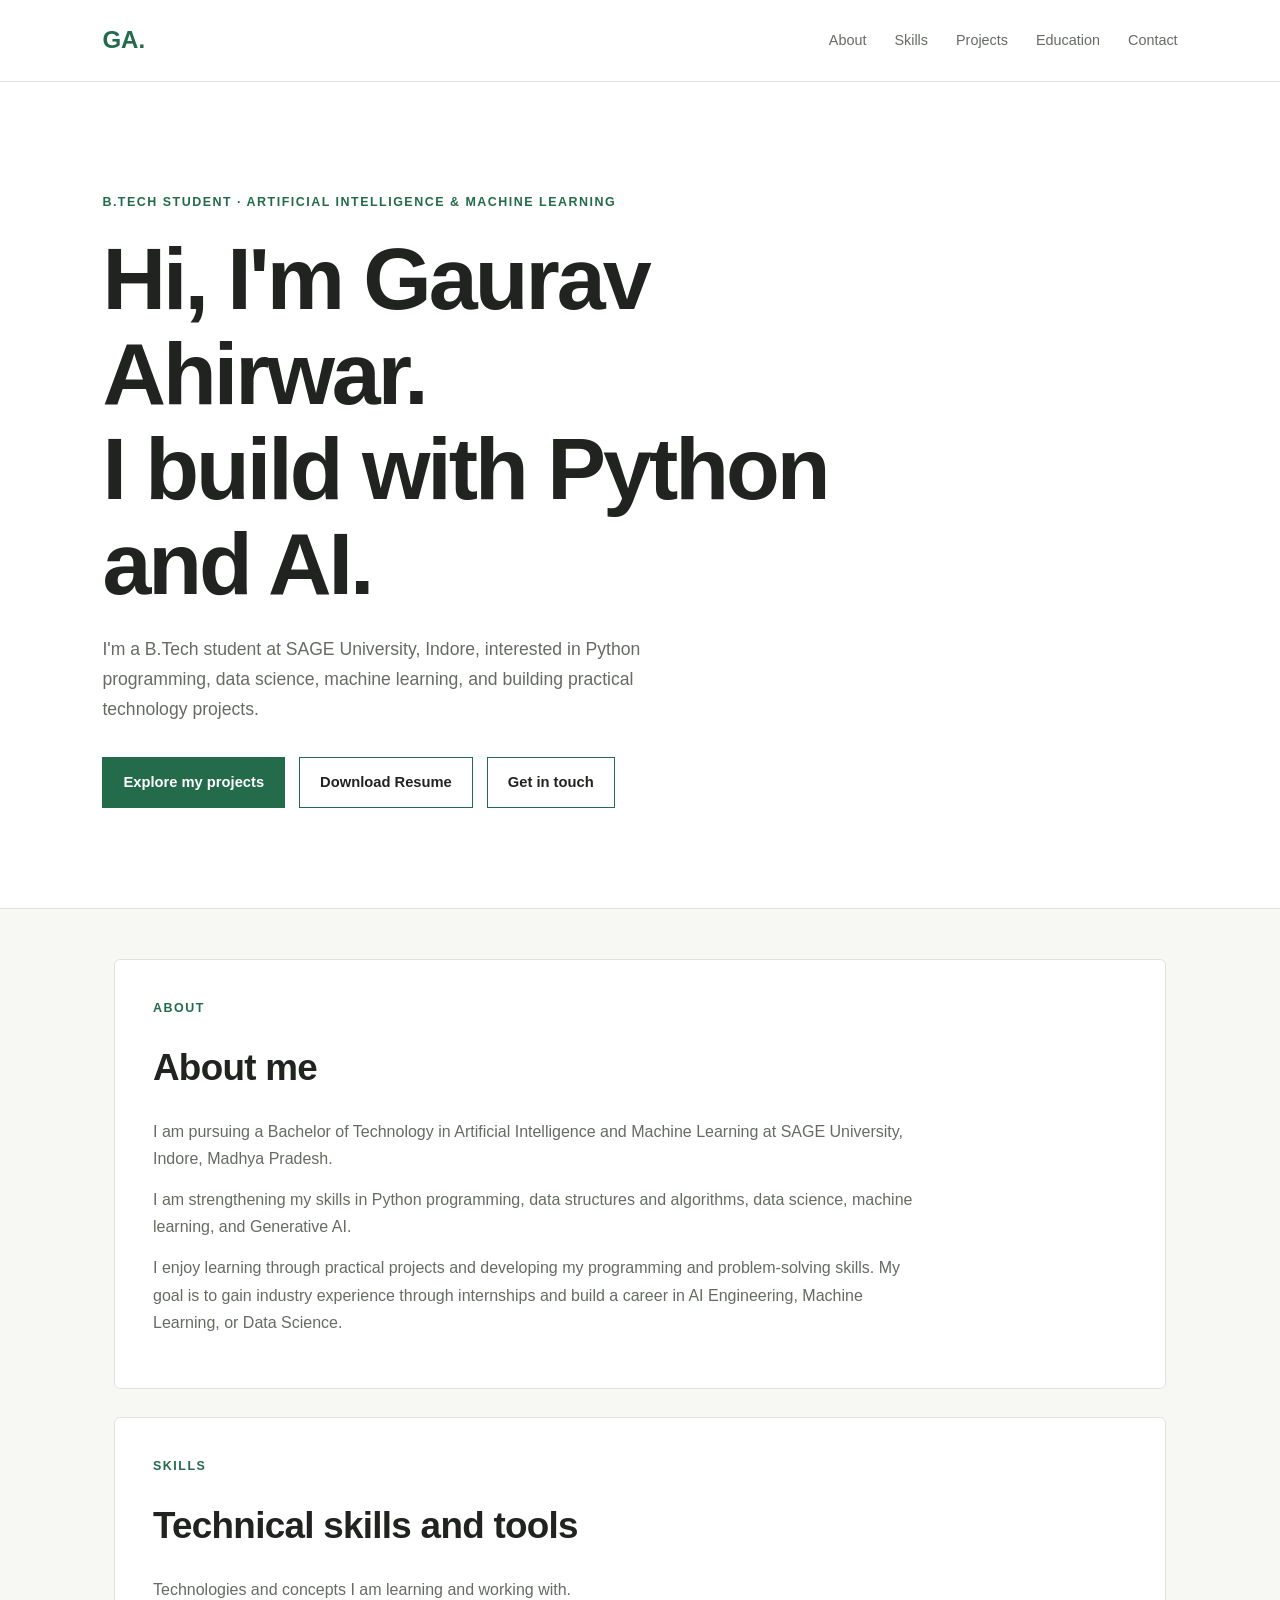
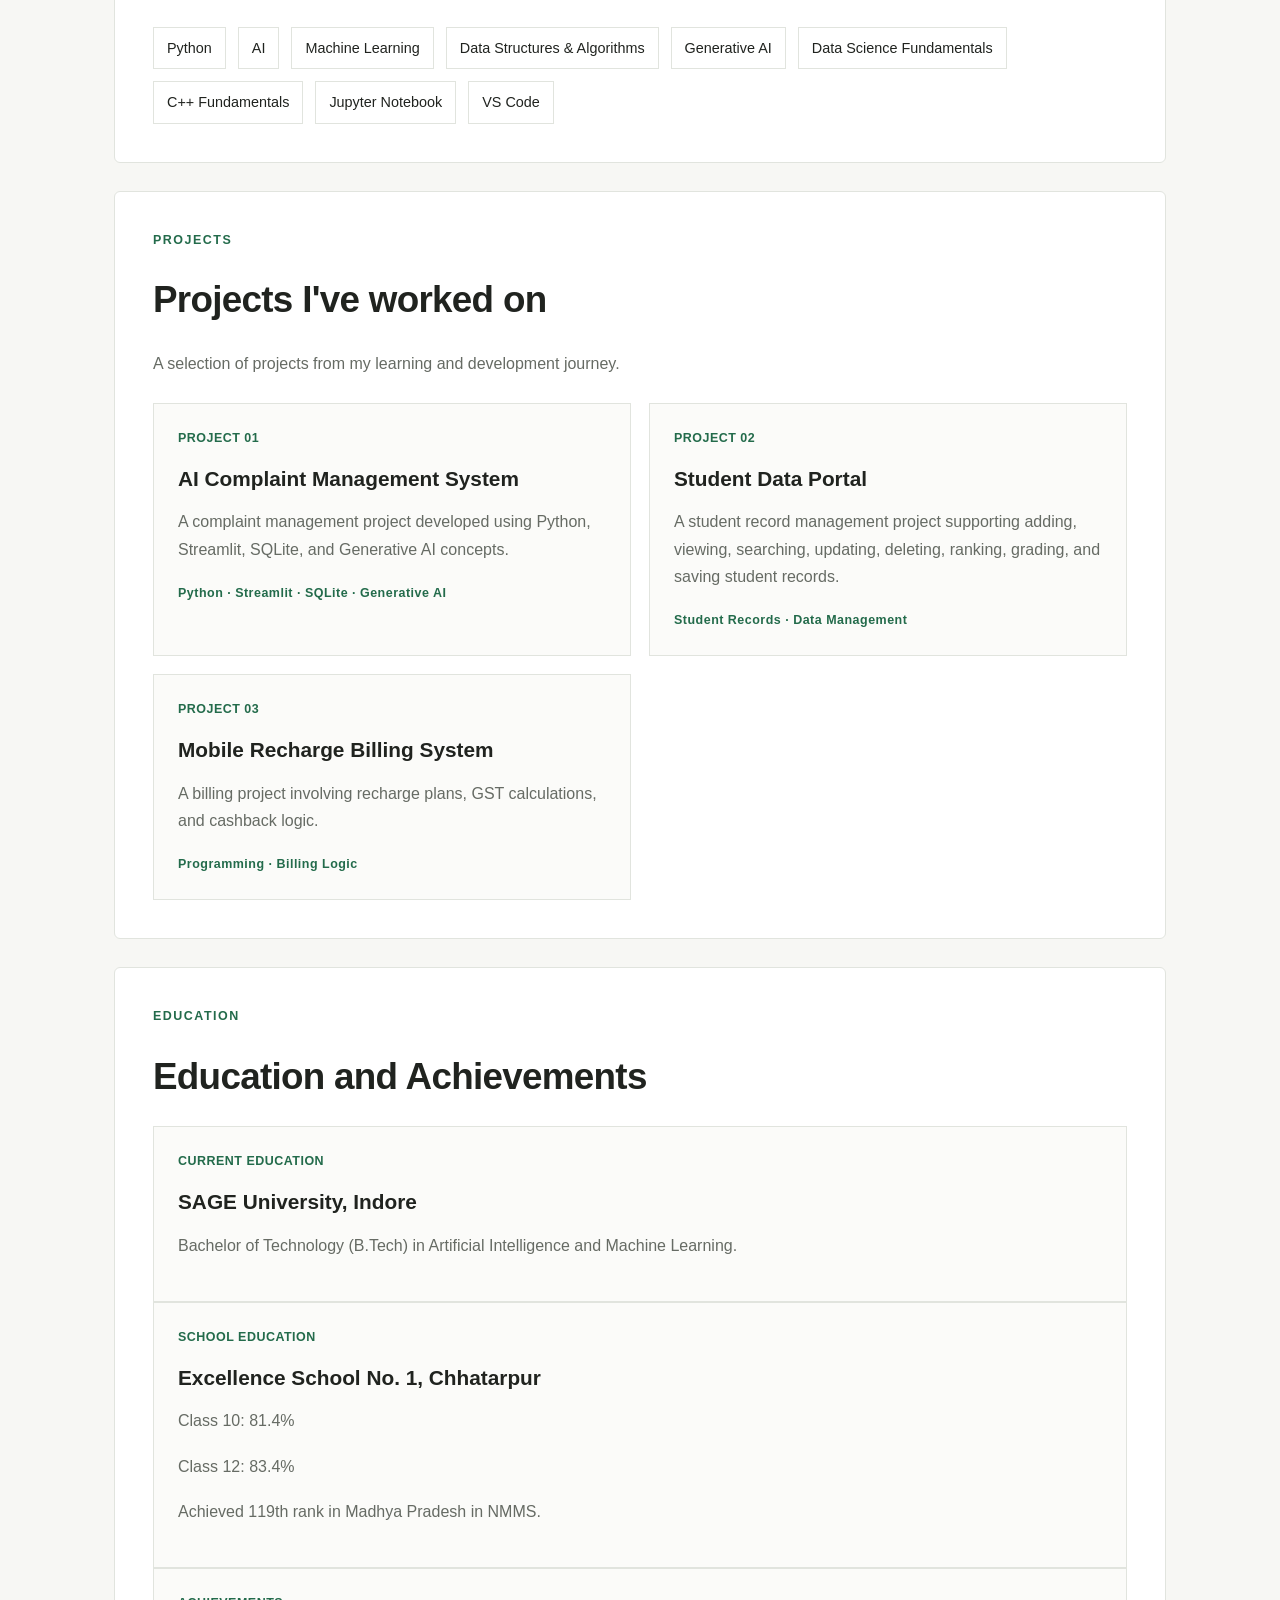
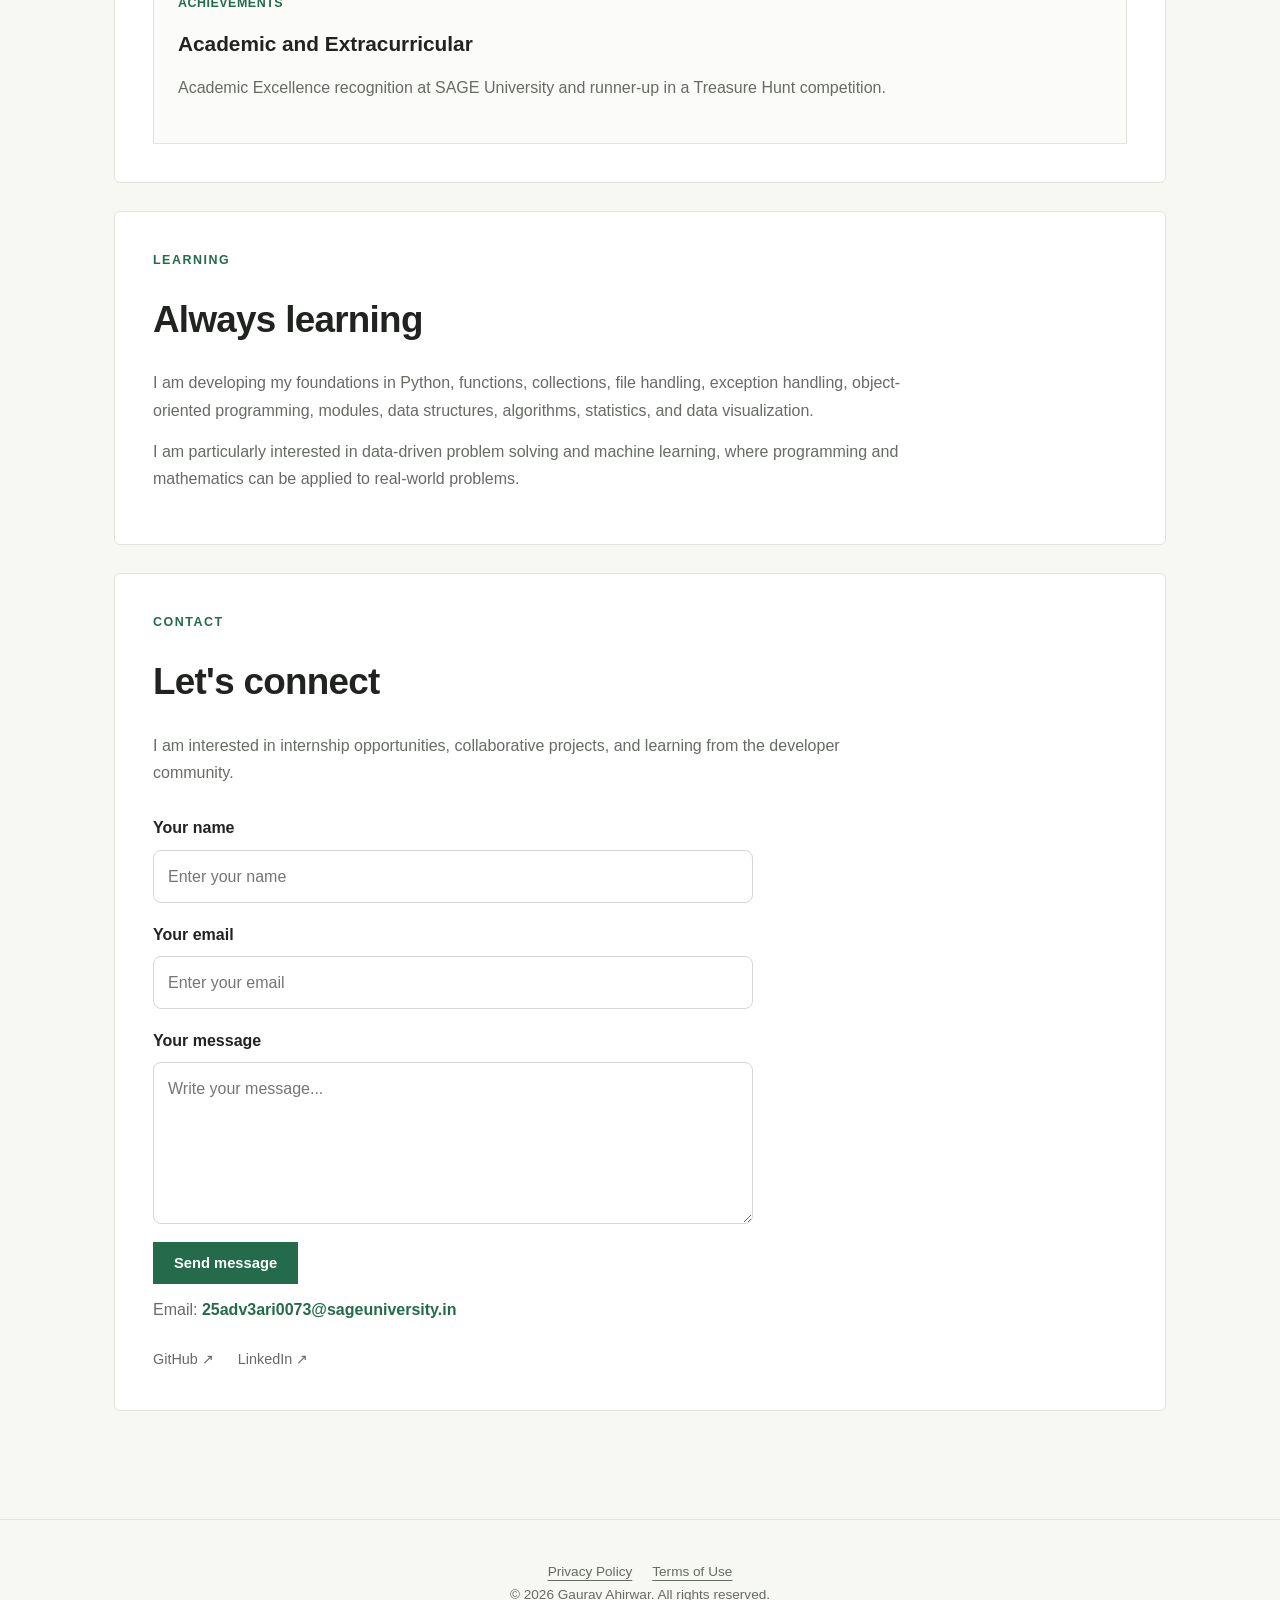
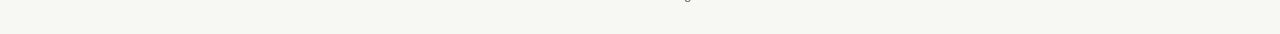
<file: index.html>
<!DOCTYPE html>
<html lang="en">
<head>
  <meta charset="UTF-8">
  <meta name="viewport" content="width=device-width, initial-scale=1.0">

  <meta name="description" content="Gaurav Ahirwar, B.Tech Artificial Intelligence and Machine Learning student at SAGE University, Indore. Explore his projects, technical skills, and professional profile.">

  <meta name="theme-color" content="#f7f7f4">

  <title>Gaurav Ahirwar | AI & ML Portfolio</title>

  <link rel="stylesheet" href="style.css">
  <link rel="icon" type="image/svg+xml" href="favicon.svg">

</head>

<body>

  <!-- Navigation -->
  <nav class="navbar">
    <a href="#home" class="logo">GA.</a>

    <div class="nav-links">
      <a href="#about">About</a>
      <a href="#skills">Skills</a>
      <a href="#projects">Projects</a>
      <a href="#education">Education</a>
      <a href="#contact">Contact</a>
    </div>
  </nav>

  <!-- Hero Section -->
  <header id="home" class="hero">

    <p class="eyebrow">
      B.TECH STUDENT · ARTIFICIAL INTELLIGENCE & MACHINE LEARNING
    </p>

    <h1>
      Hi, I'm Gaurav Ahirwar.<br>
      I build with Python and AI.
    </h1>

    <p class="hero-description">
      I'm a B.Tech student at SAGE University, Indore,
      interested in Python programming, data science,
      machine learning, and building practical technology projects.
    </p>

    <div class="hero-actions">
      <a href="#projects" class="button button-primary">
        Explore my projects
      </a>
      <a href="Gaurav-Ahirwar-resume.pdf" class="button button-secondary" download>
        Download Resume
      </a>

      <a href="#contact" class="button button-secondary">
        Get in touch
      </a>
    </div>

  </header>

  <main>

    <!-- About Section -->
    <section id="about">

      <p class="eyebrow">ABOUT</p>

      <h2>About me</h2>

      <p>
        I am pursuing a Bachelor of Technology in Artificial
        Intelligence and Machine Learning at SAGE University,
        Indore, Madhya Pradesh.
      </p>

      <p>
        I am strengthening my skills in Python programming,
        data structures and algorithms, data science,
        machine learning, and Generative AI.
      </p>

      <p>
        I enjoy learning through practical projects and
        developing my programming and problem-solving skills.
        My goal is to gain industry experience through internships
        and build a career in AI Engineering, Machine Learning,
        or Data Science.
      </p>

    </section>

    <!-- Skills Section -->
    <section id="skills">

      <p class="eyebrow">SKILLS</p>

      <h2>Technical skills and tools</h2>

      <p>
        Technologies and concepts I am learning and working with.
      </p>

      <div class="skills-list">
        <span>Python</span>
        <span>AI</span>
        <span>Machine Learning</span>
        <span>Data Structures & Algorithms</span>
        <span>Generative AI</span>
        <span>Data Science Fundamentals</span>
        <span>C++ Fundamentals</span>
        <span>Jupyter Notebook</span>
        <span>VS Code</span>
      </div>

    </section>

    <!-- Projects Section -->
    <section id="projects">

      <p class="eyebrow">PROJECTS</p>

      <h2>Projects I've worked on</h2>

      <p>
        A selection of projects from my learning and development journey.
      </p>

      <div class="project-grid">

        <!-- Project 1 -->
        <article class="project-card">

          <p class="project-number">PROJECT 01</p>

          <h3>AI Complaint Management System</h3>

          <p>
            A complaint management project developed using Python,
            Streamlit, SQLite, and Generative AI concepts.
          </p>

          <p class="project-tech">
            Python · Streamlit · SQLite · Generative AI
          </p>

        </article>

        <!-- Project 2 -->
        <article class="project-card">

          <p class="project-number">PROJECT 02</p>

          <h3>Student Data Portal</h3>

          <p>
            A student record management project supporting
            adding, viewing, searching, updating, deleting,
            ranking, grading, and saving student records.
          </p>

          <p class="project-tech">
            Student Records · Data Management
          </p>

        </article>

        <!-- Project 3 -->
        <article class="project-card">

          <p class="project-number">PROJECT 03</p>

          <h3>Mobile Recharge Billing System</h3>

          <p>
            A billing project involving recharge plans,
            GST calculations, and cashback logic.
          </p>

          <p class="project-tech">
            Programming · Billing Logic
          </p>

        </article>

      </div>

    </section>

    <!-- Education Section -->
    <section id="education">

      <p class="eyebrow">EDUCATION</p>

      <h2>Education and Achievements</h2>

      <article class="project-card">

        <p class="project-number">CURRENT EDUCATION</p>

        <h3>SAGE University, Indore</h3>

        <p>
          Bachelor of Technology (B.Tech) in Artificial Intelligence
          and Machine Learning.
        </p>

      </article>

      <article class="project-card">

        <p class="project-number">SCHOOL EDUCATION</p>

        <h3>Excellence School No. 1, Chhatarpur</h3>

        <p>
          Class 10: 81.4%
        </p>

        <p>
          Class 12: 83.4%
        </p>

        <p>
          Achieved 119th rank in Madhya Pradesh in NMMS.
        </p>

      </article>

      <article class="project-card">

        <p class="project-number">ACHIEVEMENTS</p>

        <h3>Academic and Extracurricular</h3>

        <p>
          Academic Excellence recognition at SAGE University
          and runner-up in a Treasure Hunt competition.
        </p>

      </article>

    </section>

    <!-- Learning Section -->
    <section id="learning">

      <p class="eyebrow">LEARNING</p>

      <h2>Always learning</h2>

      <p>
        I am developing my foundations in Python, functions,
        collections, file handling, exception handling,
        object-oriented programming, modules, data structures,
        algorithms, statistics, and data visualization.
      </p>

      <p>
        I am particularly interested in data-driven problem solving
        and machine learning, where programming and mathematics
        can be applied to real-world problems.
      </p>

    </section>

    <!-- Contact Section -->
    <section id="contact">

      <p class="eyebrow">CONTACT</p>

      <h2>Let's connect</h2>

      <p>
        I am interested in internship opportunities,
        collaborative projects, and learning from the developer
        community.
      </p>
      
      <form
        class="contact-form"
        action="https://formsubmit.co/25adv3ari0073@sageuniversity.in"
        method="POST"
       >
      <div>
          <label for="name">Your name</label>
          <input
          type="text"
          id="name"
          name="name"
          placeholder="Enter your name"
          autocomplete="name"
          required
          >
      </div>

      <div>
          <label for="email">Your email</label>
          <input
          type="email"
          id="email"
          name="email"
          placeholder="Enter your email"
          autocomplete="email"
          required
          >
      </div>

      <div>
          <label for="message">Your message</label>
          <textarea
          id="message"
          name="message"
          rows="5"
          placeholder="Write your message..."
          required
          ></textarea>
    </div>

    <button class="button button-primary" type="submit">
        Send message
    </button>

    </form>


      <p>
        Email:
        <a class="text-link"
           href="mailto:25adv3ari0073@sageuniversity.in">
          25adv3ari0073@sageuniversity.in
        </a>
      </p>

      <div class="social-links">

        <a href="https://github.com/gaurav-ahirwar2007"
           target="_blank"
           rel="noopener noreferrer">
          GitHub ↗
        </a>

        <a href="https://www.linkedin.com/in/gaurav1806/"
           target="_blank"
           rel="noopener noreferrer">
          LinkedIn ↗
        </a>

      </div>

    </section>

  </main>

  <!-- Footer -->
  <footer>
    
   <div class="footer-links">
   <a href="privacy.html">Privacy Policy</a>
   <a href="terms.html">Terms of Use</a>
   </div>

    <p>
      © 2026 Gaurav Ahirwar. All rights reserved.
    </p>
  </footer>

  <script src="script.js"></script>

</body>
</html>
</file>
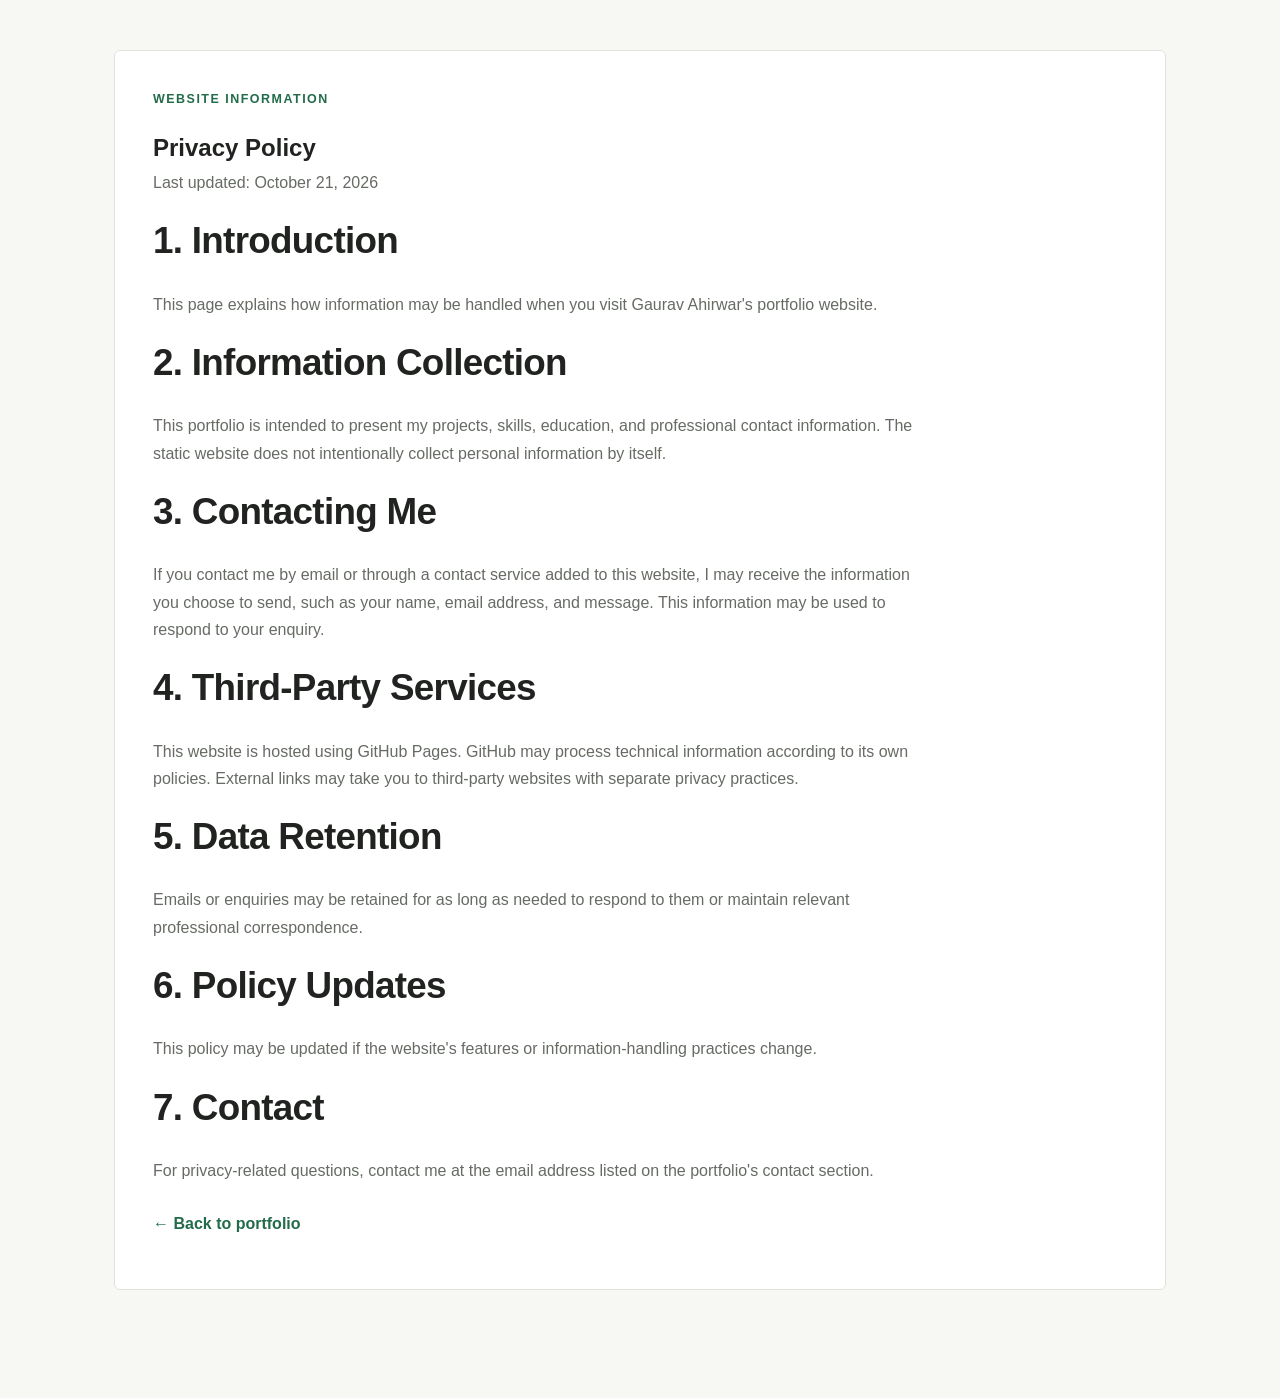
<file: privacy.html>
<!DOCTYPE html>
<html lang="en">
<head>
  <meta charset="UTF-8">
  <meta name="viewport" content="width=device-width, initial-scale=1.0">
  <meta name="description" content="Privacy policy for Gaurav Ahirwar's portfolio website.">
  <meta name="theme-color" content="#f7f7f4">
  <title>Privacy Policy | Gaurav Ahirwar</title>
  <link rel="stylesheet" href="style.css">
  <link rel="icon" type="image/svg+xml" href="favicon.svg">
</head>
<body>
  <main>
    <section>
      <p class="eyebrow">WEBSITE INFORMATION</p>
      <h1>Privacy Policy</h1>
      <p>Last updated: October 21, 2026</p>

      <h2>1. Introduction</h2>
      <p>
        This page explains how information may be handled when
        you visit Gaurav Ahirwar's portfolio website.
      </p>

      <h2>2. Information Collection</h2>
      <p>
        This portfolio is intended to present my projects, skills,
        education, and professional contact information. The
        static website does not intentionally collect personal
        information by itself.
      </p>

      <h2>3. Contacting Me</h2>
      <p>
        If you contact me by email or through a contact service
        added to this website, I may receive the information you
        choose to send, such as your name, email address, and message.
        This information may be used to respond to your enquiry.
      </p>

      <h2>4. Third-Party Services</h2>
      <p>
        This website is hosted using GitHub Pages. GitHub may
        process technical information according to its own
        policies. External links may take you to third-party
        websites with separate privacy practices.
      </p>

      <h2>5. Data Retention</h2>
      <p>
        Emails or enquiries may be retained for as long as needed
        to respond to them or maintain relevant professional
        correspondence.
      </p>

      <h2>6. Policy Updates</h2>
      <p>
        This policy may be updated if the website's features
        or information-handling practices change.
      </p>

      <h2>7. Contact</h2>
      <p>
        For privacy-related questions, contact me at the email
        address listed on the portfolio's contact section.
      </p>

      <p><a class="text-link" href="index.html">← Back to portfolio</a></p>
    </section>
  </main>
</body>
</html>
</file>
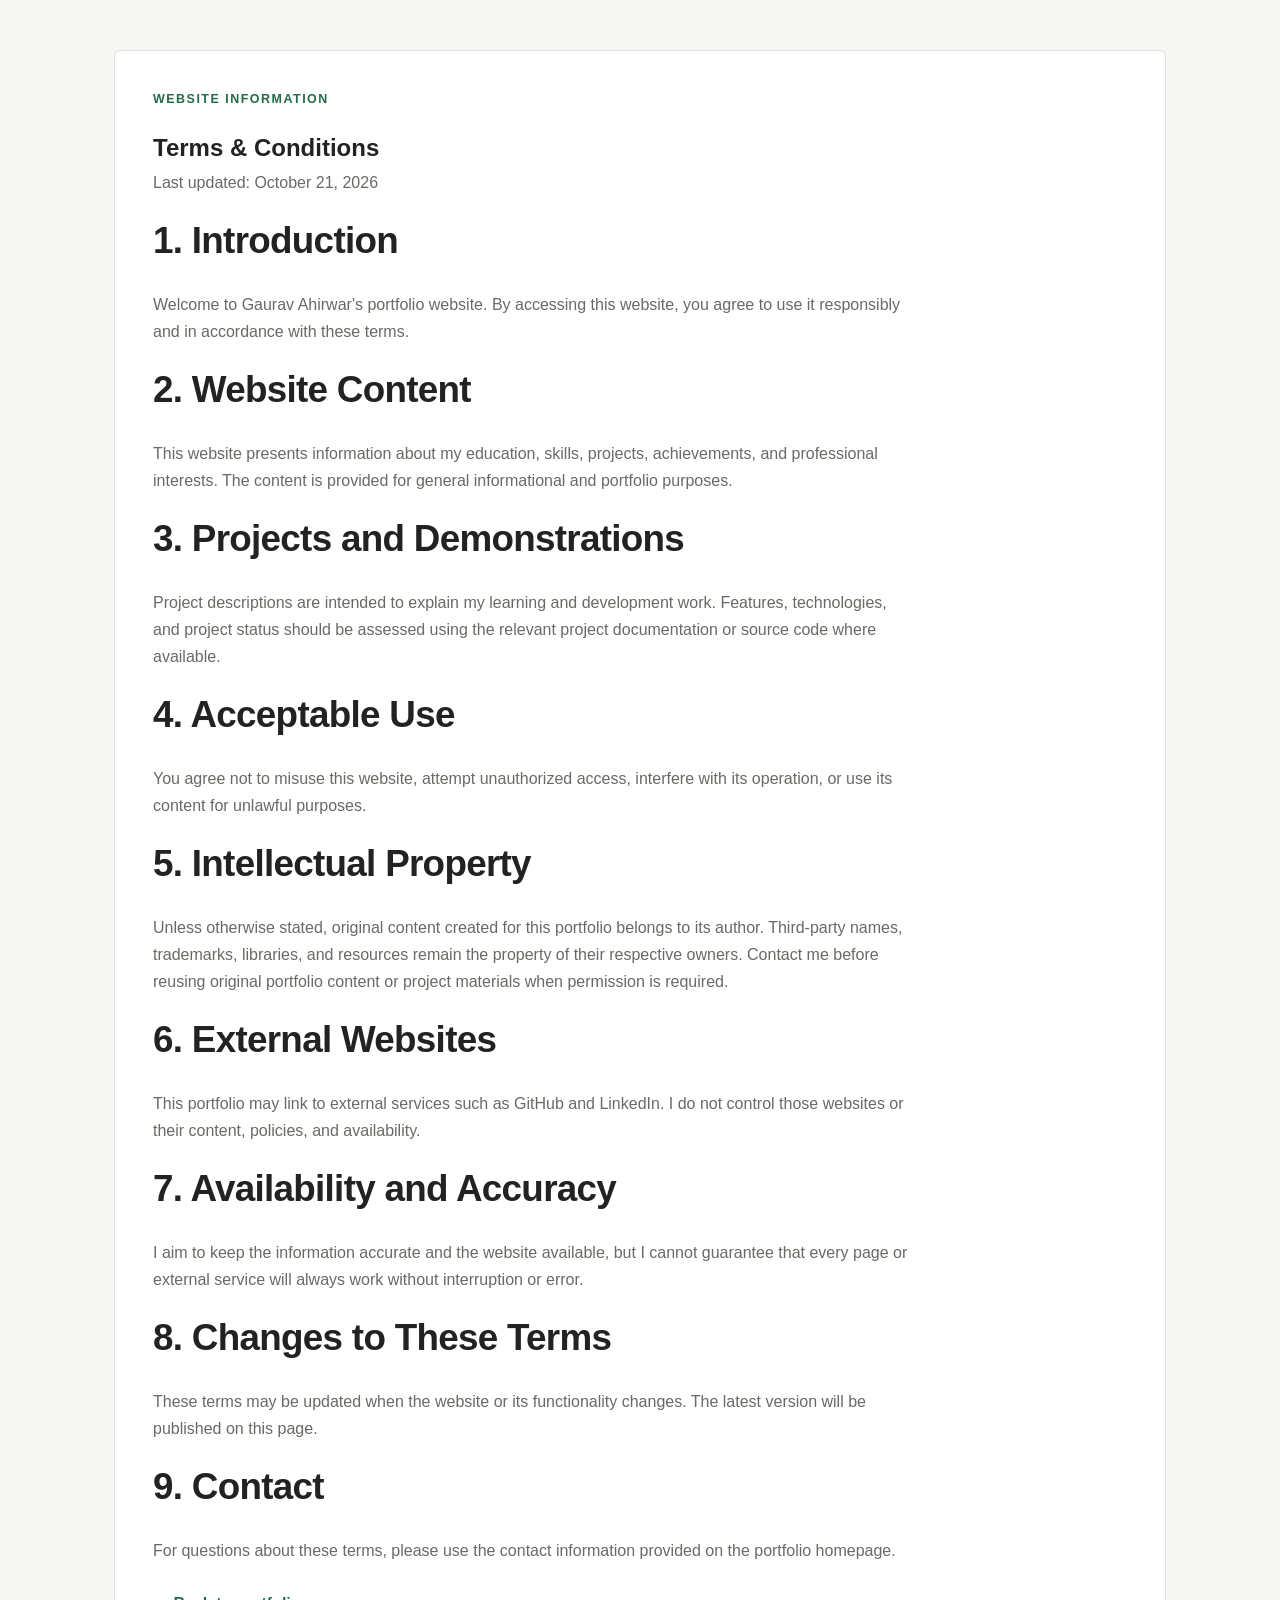
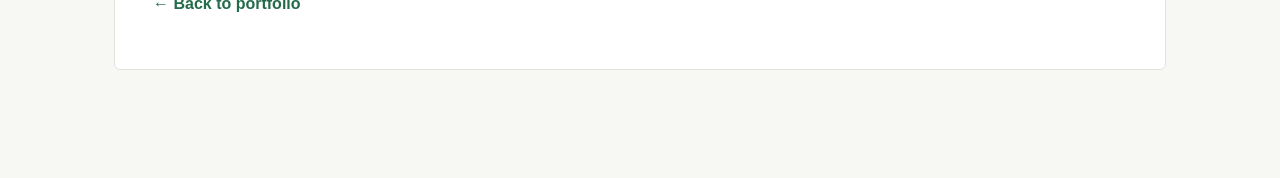
<file: terms.html>
<!DOCTYPE html>
<html lang="en">
<head>
  <meta charset="UTF-8">
  <meta name="viewport" content="width=device-width, initial-scale=1.0">

  <meta
    name="description"
    content="Terms and conditions for Gaurav Ahirwar's portfolio website."
  >

  <meta name="theme-color" content="#f7f7f4">

  <title>Terms &amp; Conditions | Gaurav Ahirwar</title>

  <link rel="stylesheet" href="style.css">
  <link rel="icon" type="image/svg+xml" href="favicon.svg">
</head>

<body>
  <main>
    <section>
      <p class="eyebrow">WEBSITE INFORMATION</p>

      <h1>Terms &amp; Conditions</h1>

      <p>Last updated: October 21, 2026</p>

      <h2>1. Introduction</h2>
      <p>
        Welcome to Gaurav Ahirwar's portfolio website. By accessing
        this website, you agree to use it responsibly and in
        accordance with these terms.
      </p>

      <h2>2. Website Content</h2>
      <p>
        This website presents information about my education,
        skills, projects, achievements, and professional interests.
        The content is provided for general informational and
        portfolio purposes.
      </p>

      <h2>3. Projects and Demonstrations</h2>
      <p>
        Project descriptions are intended to explain my learning
        and development work. Features, technologies, and project
        status should be assessed using the relevant project
        documentation or source code where available.
      </p>

      <h2>4. Acceptable Use</h2>
      <p>
        You agree not to misuse this website, attempt unauthorized
        access, interfere with its operation, or use its content
        for unlawful purposes.
      </p>

      <h2>5. Intellectual Property</h2>
      <p>
        Unless otherwise stated, original content created for this
        portfolio belongs to its author. Third-party names,
        trademarks, libraries, and resources remain the property
        of their respective owners. Contact me before reusing
        original portfolio content or project materials when
        permission is required.
      </p>

      <h2>6. External Websites</h2>
      <p>
        This portfolio may link to external services such as GitHub
        and LinkedIn. I do not control those websites or their
        content, policies, and availability.
      </p>

      <h2>7. Availability and Accuracy</h2>
      <p>
        I aim to keep the information accurate and the website
        available, but I cannot guarantee that every page or
        external service will always work without interruption
        or error.
      </p>

      <h2>8. Changes to These Terms</h2>
      <p>
        These terms may be updated when the website or its
        functionality changes. The latest version will be
        published on this page.
      </p>

      <h2>9. Contact</h2>
      <p>
        For questions about these terms, please use the contact
        information provided on the portfolio homepage.
      </p>

      <p>
        <a class="text-link" href="index.html">
          ← Back to portfolio
        </a>
      </p>
    </section>
  </main>
</body>
</html>
</file>
<file: style.css>
* {
  margin: 0;
  padding: 0;
  box-sizing: border-box;
}

:root {
  --background: #f7f7f4;
  --surface: #ffffff;
  --text: #20231f;
  --muted: #666b64;
  --accent: #236b4b;
  --border: #e1e4de;
}

html {
  scroll-behavior: smooth;
  scroll-padding-top: 90px;
}

body {
  font-family: Arial, Helvetica, sans-serif;
  background: var(--background);
  color: var(--text);
  line-height: 1.7;
}

a {
  color: inherit;
  text-decoration: none;
}

.navbar {
  display: flex;
  justify-content: space-between;
  align-items: center;
  padding: 20px 8%;
  background: var(--surface);
  border-bottom: 1px solid var(--border);
  position: sticky;
  top: 0;
  z-index: 10;
}

.logo {
  font-size: 1.5rem;
  font-weight: 800;
  color: var(--accent);
}

.nav-links {
  display: flex;
  gap: 28px;
}

.nav-links a,
.social-links a {
  font-size: 0.9rem;
  color: var(--muted);
}

.nav-links a:hover,
.social-links a:hover,
.text-link:hover {
  color: var(--accent);
}

.hero {
  padding: 110px 8% 100px;
  background: var(--surface);
  border-bottom: 1px solid var(--border);
}

.eyebrow {
  color: var(--accent);
  font-size: 0.78rem;
  font-weight: 700;
  letter-spacing: 1.5px;
  margin-bottom: 18px;
}

.hero h1 {
  max-width: 850px;
  font-size: clamp(2.7rem, 7vw, 5.5rem);
  letter-spacing: -3px;
  line-height: 1.08;
  margin-bottom: 24px;
}

.hero-description {
  max-width: 620px;
  font-size: 1.1rem;
  color: var(--muted);
}

.hero-actions {
  display: flex;
  flex-wrap: wrap;
  gap: 14px;
  margin-top: 32px;
}

.button {
  display: inline-block;
  padding: 12px 20px;
  font-size: 0.92rem;
  font-weight: 600;
  border: 1px solid var(--accent);
  transition: background 0.2s, color 0.2s;
}

.button-primary {
  background: var(--accent);
  color: white;
}

.button-primary:hover {
  background: #194e36;
}

.button-secondary:hover {
  background: #edf2ed;
}

main {
  max-width: 1100px;
  margin: 0 auto;
  padding: 50px 24px 80px;
}

section {
  padding: 38px;
  margin-bottom: 28px;
  background: var(--surface);
  border: 1px solid var(--border);
  border-radius: 6px;
}

section h2 {
  font-size: clamp(1.7rem, 4vw, 2.3rem);
  letter-spacing: -0.7px;
  margin-bottom: 18px;
}

section > p:not(.eyebrow):not(.note) {
  max-width: 760px;
  color: var(--muted);
  margin-bottom: 14px;
}

.skills-list {
  display: flex;
  flex-wrap: wrap;
  gap: 12px;
  margin-top: 24px;
}

.skills-list span {
  padding: 8px 13px;
  border: 1px solid var(--border);
  font-size: 0.9rem;
}

.project-grid {
  display: grid;
  grid-template-columns: repeat(2, minmax(0, 1fr));
  gap: 18px;
  margin-top: 26px;
}

.project-card {
  padding: 24px;
  border: 1px solid var(--border);
  background: #fbfbf9;
}

.project-number,
.project-tech {
  color: var(--accent);
  font-size: 0.78rem;
  font-weight: 700;
  letter-spacing: 0.5px;
}

.project-card h3 {
  font-size: 1.3rem;
  margin: 12px 0;
}

.project-card > p:not(.project-number):not(.project-tech) {
  color: var(--muted);
  margin-bottom: 18px;
}

.project-tech {
  margin-top: 20px;
}

.note {
  font-size: 0.85rem;
  color: var(--muted);
  margin-top: 20px;
}

.text-link {
  display: inline-block;
  color: var(--accent);
  font-weight: 700;
  margin-top: 12px;
}

.social-links {
  display: flex;
  gap: 24px;
  margin-top: 24px;
}

footer {
  padding: 28px 8%;
  border-top: 1px solid var(--border);
  color: var(--muted);
  font-size: 0.85rem;
  text-align: center;
}

@media (max-width: 650px) {
  .navbar {
    padding: 16px 20px;
    align-items: flex-start;
    gap: 16px;
  }

  .nav-links {
    flex-wrap: wrap;
    justify-content: flex-end;
    gap: 10px 16px;
  }

  .hero {
    padding: 75px 24px;
  }

  .hero h1 {
    letter-spacing: -1.5px;
  }

  main {
    padding: 28px 16px 50px;
  }

  section {
    padding: 24px;
  }

  .project-grid {
    grid-template-columns: 1fr;
  }
}


.contact-form {
  display: grid;
  gap: 18px;
  max-width: 600px;
  margin-top: 28px;
}

.contact-form div {
  display: grid;
  gap: 8px;
}

.contact-form label {
  font-weight: 600;
}

.contact-form input,
.contact-form textarea {
  width: 100%;
  box-sizing: border-box;
  padding: 12px 14px;
  border: 1px solid #d5d8d0;
  border-radius: 8px;
  background: #ffffff;
  color: #202820;
  font: inherit;
}

.contact-form textarea {
  resize: vertical;
}

.contact-form input:focus,
.contact-form textarea:focus {
  outline: 2px solid #52745d;
  outline-offset: 2px;
}

.contact-form button {
  justify-self: start;
  cursor: pointer;
}

.form-note {
  color: #666b63;
  font-size: 0.9rem;
}


.footer-links {
  display: flex;
  justify-content: center;
  flex-wrap: wrap;
  gap: 20px;
  margin-top: 12px;
}

.footer-links a {
  color: var(--muted);
  text-decoration: underline;
  text-underline-offset: 4px;
}

.footer-links a:hover {
  color: var(--accent);
}
</file>
